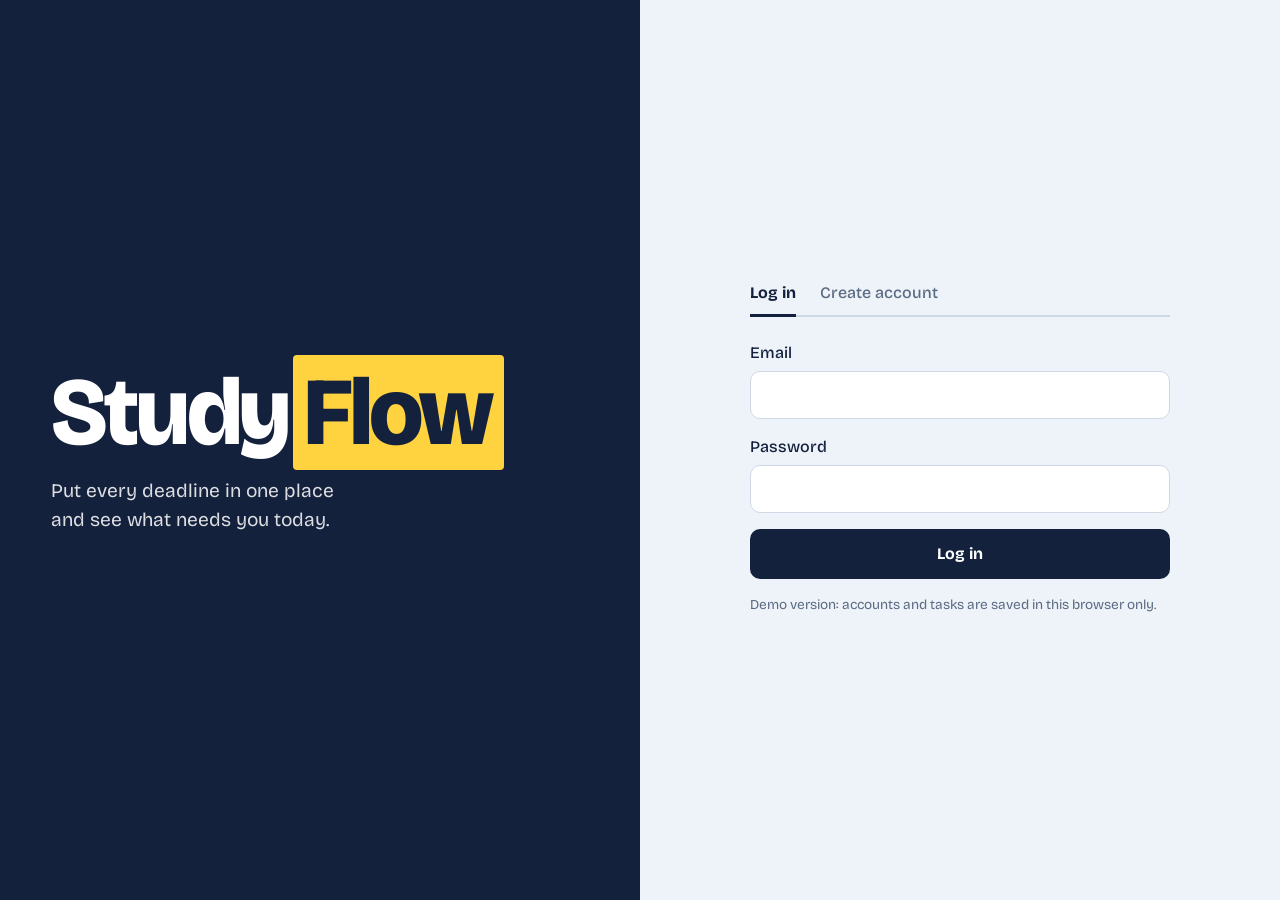
<file: index.html>
<!DOCTYPE html>
<html lang="en">
<head>
  <meta charset="UTF-8">
  <meta name="viewport" content="width=device-width, initial-scale=1">
  <link rel="preconnect" href="https://fonts.googleapis.com">
  <link href="https://fonts.googleapis.com/css2?family=Bricolage+Grotesque:wght@500;700;800&display=swap" rel="stylesheet">
  <link rel="stylesheet" href="css/style.css">
  <title>My tasks – StudyFlow</title>
</head>
<body data-page="dashboard">
  <header class="topbar">
    <a class="brand" href="index.html">Study<span class="mark">Flow</span></a>
    <nav>
      <a href="index.html" aria-current="page">My tasks</a>
      <a href="contact.html" >Contact us</a>
      <a href="login.html" id="logout">Log out</a>
    </nav>
  </header>
  <main class="dash">
    <h1 id="greeting">Hi</h1>
    <section class="progress" aria-label="Progress">
      <p id="progress-text">0 of 0 tasks done</p>
      <div class="bar"><div id="progress-fill"></div></div>
    </section>

    <section class="panel">
      <h2 id="form-title">Add a task</h2>
      <form id="task-form" class="task-form" novalidate>
        <input type="hidden" id="t-id">
        <label class="wide">Title <input type="text" id="t-title" maxlength="150" required></label>
        <label class="wide">Notes <input type="text" id="t-desc"></label>
        <label>Due date <input type="date" id="t-due"></label>
        <label>Priority
          <select id="t-prio">
            <option value="low">Low</option>
            <option value="medium" selected>Medium</option>
            <option value="high">High</option>
          </select>
        </label>
        <div class="actions">
          <button type="submit" class="btn" id="form-submit">Add task</button>
          <button type="button" class="btn ghost" id="form-cancel" hidden>Cancel</button>
        </div>
      </form>
    </section>

    <section class="toolbar">
      <input type="search" id="search" placeholder="Search tasks" aria-label="Search tasks">
      <select id="filter-status" aria-label="Filter by status">
        <option value="all">All tasks</option>
        <option value="pending">Pending</option>
        <option value="done">Done</option>
      </select>
      <select id="filter-priority" aria-label="Filter by priority">
        <option value="all">Any priority</option>
        <option value="high">High</option>
        <option value="medium">Medium</option>
        <option value="low">Low</option>
      </select>
    </section>

    <ul class="tasks" id="task-list"></ul>
    <p id="empty" class="empty" hidden>No tasks match. Add one above or change the filters.</p>
  </main>
  <script src="js/app.js"></script>
</body>
</html>
</file>
<file: css/style.css>
:root {
  --ink: #14213d;
  --paper: #eef3f9;
  --card: #ffffff;
  --line: #cfd9e6;
  --marker: #ffd23f;
  --danger: #b42318;
  --radius: 10px;
  --font: "Bricolage Grotesque", system-ui, -apple-system, "Segoe UI", sans-serif;
}
* { box-sizing: border-box; }
body { margin: 0; font-family: var(--font); color: var(--ink); background: var(--paper); line-height: 1.5; }
button, input { font: inherit; }
:focus-visible { outline: 3px solid var(--ink); outline-offset: 2px; }

/* Auth page */
.auth-wrap { min-height: 100vh; display: grid; grid-template-columns: 1fr 1fr; }
.auth-intro { background: var(--ink); color: #fff; padding: 12vh 8%; display: flex; flex-direction: column; justify-content: center; }
.auth-intro h1 { font-size: clamp(3rem, 8vw, 6rem); font-weight: 800; line-height: 1; margin: 0 0 1rem; letter-spacing: -0.03em; }
.auth-intro .mark { background: var(--marker); color: var(--ink); padding: 0 .12em; border-radius: 4px; margin-left: .05em; }
.auth-intro p { font-size: 1.2rem; max-width: 24ch; margin: 0; opacity: .85; }
.auth-card { align-self: center; justify-self: center; width: min(420px, 90%); padding: 2rem 0; }
.tabs { display: flex; gap: 1.5rem; border-bottom: 2px solid var(--line); margin-bottom: 1.5rem; }
.tabs button { background: none; border: 0; padding: .6rem 0; cursor: pointer; font-weight: 500; color: #5b6b82; border-bottom: 3px solid transparent; margin-bottom: -2px; }
.tabs button[aria-selected="true"] { color: var(--ink); font-weight: 700; border-bottom-color: var(--ink); }
.auth-form { display: grid; gap: 1rem; }
.auth-form[hidden] { display: none; }
.auth-form label { display: grid; gap: .35rem; font-weight: 500; }
input { padding: .7rem .8rem; border: 1.5px solid var(--line); border-radius: var(--radius); background: var(--card); color: var(--ink); }
input.invalid { border-color: var(--danger); }
.btn { padding: .8rem 1.2rem; border: 0; border-radius: var(--radius); background: var(--ink); color: #fff; font-weight: 700; cursor: pointer; }
.btn:hover { background: #22345f; }
.errors { margin: 0 0 1rem; padding: .8rem 1rem .8rem 2rem; background: #fdecea; color: var(--danger); border-radius: var(--radius); }

@media (max-width: 800px) {
  .auth-wrap { grid-template-columns: 1fr; }
  .auth-intro { padding: 2.5rem 8%; }
}

/* Dashboard */
.topbar { display: flex; justify-content: space-between; align-items: center; padding: 1rem 5%; background: var(--ink); color: #fff; flex-wrap: wrap; gap: .5rem; }
.brand { font-weight: 800; font-size: 1.4rem; color: #fff; text-decoration: none; letter-spacing: -0.02em; }
.brand .mark { background: var(--marker); color: var(--ink); padding: 0 .1em; border-radius: 3px; margin-left: 2px; }
.topbar nav { display: flex; gap: 1.2rem; }
.topbar nav a { color: #fff; text-decoration: none; padding: .3rem 0; border-bottom: 2px solid transparent; }
.topbar nav a:hover, .topbar nav a[aria-current="page"] { border-bottom-color: var(--marker); }
.dash { max-width: 820px; margin: 0 auto; padding: 2rem 5% 4rem; }
.dash h1 { font-size: 2rem; margin: 0 0 1rem; letter-spacing: -0.02em; }
.progress p { margin: 0 0 .4rem; font-weight: 500; }
.bar { height: 14px; background: var(--line); border-radius: 99px; overflow: hidden; }
#progress-fill { height: 100%; width: 0; background: var(--marker); border-right: 3px solid var(--ink); transition: width .4s ease; }
.panel { background: var(--card); border: 1.5px solid var(--line); border-radius: var(--radius); padding: 1.2rem; margin: 1.5rem 0; }
.panel h2 { margin: 0 0 1rem; font-size: 1.2rem; }
.task-form { display: grid; grid-template-columns: 1fr 1fr; gap: 1rem; }
.task-form label { display: grid; gap: .3rem; font-weight: 500; }
.task-form .wide { grid-column: 1 / -1; }
.actions { grid-column: 1 / -1; display: flex; gap: .6rem; }
select { padding: .7rem .8rem; border: 1.5px solid var(--line); border-radius: var(--radius); background: var(--card); color: var(--ink); }
.btn.ghost { background: transparent; color: var(--ink); border: 1.5px solid var(--ink); }
.toolbar { display: flex; gap: .6rem; flex-wrap: wrap; margin-bottom: 1rem; }
.toolbar input { flex: 1 1 200px; }
.tasks { list-style: none; margin: 0; padding: 0; display: grid; gap: .6rem; }
.task { display: flex; align-items: center; gap: .8rem; background: var(--card); border: 1.5px solid var(--line); border-left-width: 8px; border-radius: var(--radius); padding: .8rem 1rem; }
.task[hidden] { display: none; }
.prio-high { border-left-color: #d92d20; }
.prio-medium { border-left-color: var(--marker); }
.prio-low { border-left-color: #2e9d6a; }
.task-body { flex: 1; display: grid; min-width: 0; }
.notes { color: #5b6b82; font-size: .92rem; overflow-wrap: anywhere; }
.due { font-size: .88rem; font-weight: 500; }
.due.overdue { color: var(--danger); }
.is-done .task-body strong { text-decoration: line-through; opacity: .6; }
.is-done .due { display: none; }
.toggle { width: 1.3rem; height: 1.3rem; accent-color: var(--ink); cursor: pointer; }
.tag { font-size: .8rem; padding: .15rem .6rem; border-radius: 99px; background: var(--paper); border: 1px solid var(--line); }
.link { background: none; border: 0; color: var(--ink); text-decoration: underline; cursor: pointer; padding: .2rem; }
.link.danger { color: var(--danger); }
.inline { margin: 0; }
.empty { text-align: center; color: #5b6b82; padding: 1.5rem 0; }
@media (max-width: 600px) {
  .task-form { grid-template-columns: 1fr; }
  .task { flex-wrap: wrap; }
}

/* Contact page */
.lead { margin: -.5rem 0 1.5rem; color: #5b6b82; }
textarea { padding: .7rem .8rem; border: 1.5px solid var(--line); border-radius: var(--radius); background: var(--card); color: var(--ink); font: inherit; resize: vertical; }
textarea.invalid { border-color: var(--danger); }
.counter { margin: -.5rem 0 0; font-size: .88rem; color: #5b6b82; text-align: right; }
.success { padding: .8rem 1rem; background: #e6f4ec; color: #1d6b43; border-radius: var(--radius); font-weight: 500; }

/* Static version */
.note { font-size: .85rem; color: #5b6b82; margin-top: 1rem; }
</file>
